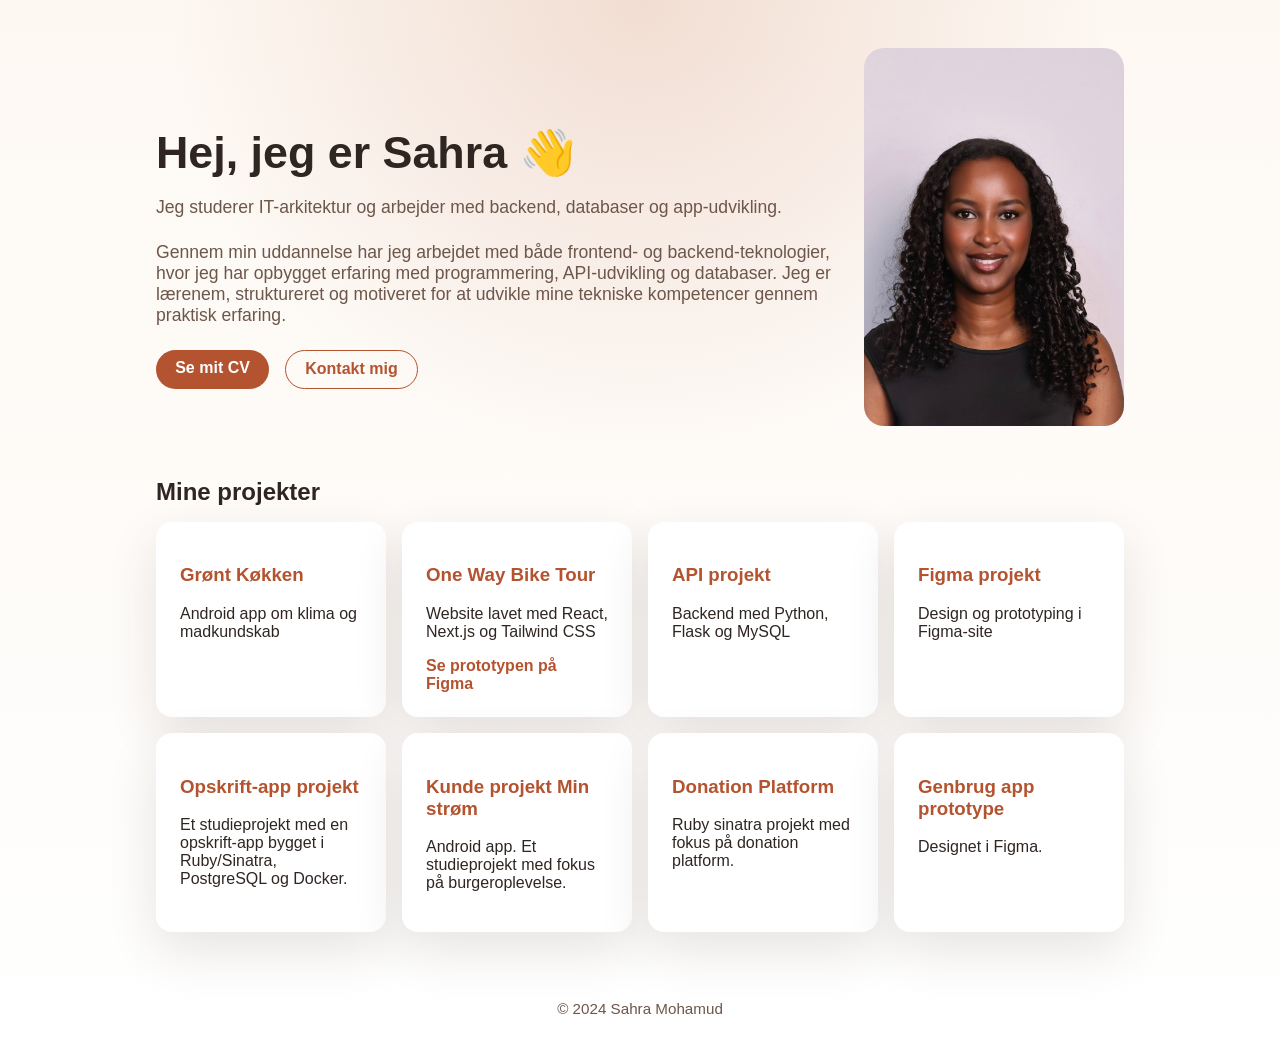
<file: index.html>
<!DOCTYPE html>
<html lang="da">
<head>
  <meta charset="UTF-8" />
  <meta name="viewport" content="width=device-width, initial-scale=1.0" />
  <title>Sahra Mohamud | Portefølje</title>
  <link rel="stylesheet" href="style.css" />
</head>
<body>
 

  <main>

  <!-- HERO -->
  <section class="hero">
    <div class="hero-text">
      <h1>Hej, jeg er Sahra 👋</h1>
      <p>
        Jeg studerer IT-arkitektur og arbejder med backend, databaser
        og app-udvikling.
      </p>

      <p>
       Gennem min uddannelse har jeg arbejdet med
både frontend- og backend-teknologier, hvor jeg har opbygget erfaring
med programmering, API-udvikling og databaser. Jeg er lærenem,
struktureret og motiveret for at udvikle mine tekniske kompetencer
gennem praktisk erfaring.

      </p>

      <div class="hero-buttons">
        <a href="cv.html" class="btn primary">Se mit CV</a>
        <a href="kontakt.html" class="btn secondary">Kontakt mig</a>
      </div>
    </div>

    <div class="hero-img">
      <img src="mig.jpg" alt="Profil billede">
    </div>
    </section>


  <!-- PROJEKTER -->
  <section class="projects">
  <h2>Mine projekter</h2>

  <div class="grid">

    <div class="project">
      <h3>
        <a href="https://github.com/Christian-Skovgaard/gronKokken" target="_blank">
          Grønt Køkken
        </a>
      </h3>
      <p>Android app om klima og madkundskab</p>
    </div>

    <div class="project">
      <h3>
        <a href="https://github.com/SahraAW/onewaybiketour.git" target="_blank">
          One Way Bike Tour
        </a>
      </h3>
      <p>Website lavet med React, Next.js og Tailwind CSS</p>

      <a href="https://www.figma.com/design/mg5mOstffd8MHa2hspq5JN/Team-10?node-id=227-28&t=JP3CVZrEBJipaLlZ-1" target="_blank">Se prototypen på Figma</a>
    </div>

    <div class="project">
      <h3>
        <a href="https://github.com/bananpalme/bil-abonnement-eksam" target="_blank">
          API projekt
        </a>
      </h3>
      <p>Backend med Python, Flask og MySQL</p>
    </div>

    <div class="project">
      <h3>
        <a href="https://www.figma.com/site/qvzUd0wH8oq0ZbMYZ7dqFU/Team-7-%7C-sprint?node-id=0-1&t=SPgFCPqDJ8oBPg09-1" target="_blank">
          Figma projekt
        </a>
      </h3>
      <p>Design og prototyping i Figma-site</p>
    </div>

    <div class="project">
      <h3>
        <a href="https://github.com/Linus-nisse-segmentering/Agile-Linus.git" target="_blank">
          Opskrift-app projekt
        </a>
      </h3>
      <p>Et studieprojekt med en opskrift-app bygget i Ruby/Sinatra, PostgreSQL og Docker.</p>
    </div>
    <div class="project">
      <h3>
        <a href="https://github.com/bananpalme/teamb-app-prototype.git" target="_blank">
          Kunde projekt Min strøm 
        </a>
      </h3>
      <p>Android app. Et studieprojekt med fokus på burgeroplevelse.</p>
    </div>
    <div class="project">
      <h3>
        <a href="https://github.com/nixhajete09/DonationPlatform.git" target="_blank">
          Donation Platform
        </a>
      </h3>
      <p>Ruby sinatra projekt med fokus på donation platform.</p>
    </div>
     <div class="project">
      <h3>
        <a href="https://www.figma.com/design/6XKKFBqlmZDq0fyRTMltkD/Prototype?node-id=0-1&t=a9snb6SSerslCWxj-1" target="_blank">
         Genbrug app prototype 
        </a>
      </h3>
      <p>Designet i Figma.</p>
    </div>
  </div>
</section>
</main>
  <footer>
    <p>© 2024 Sahra Mohamud</p>
  </footer>

  <script src="script.js"></script>
</body>
</html>
</file>
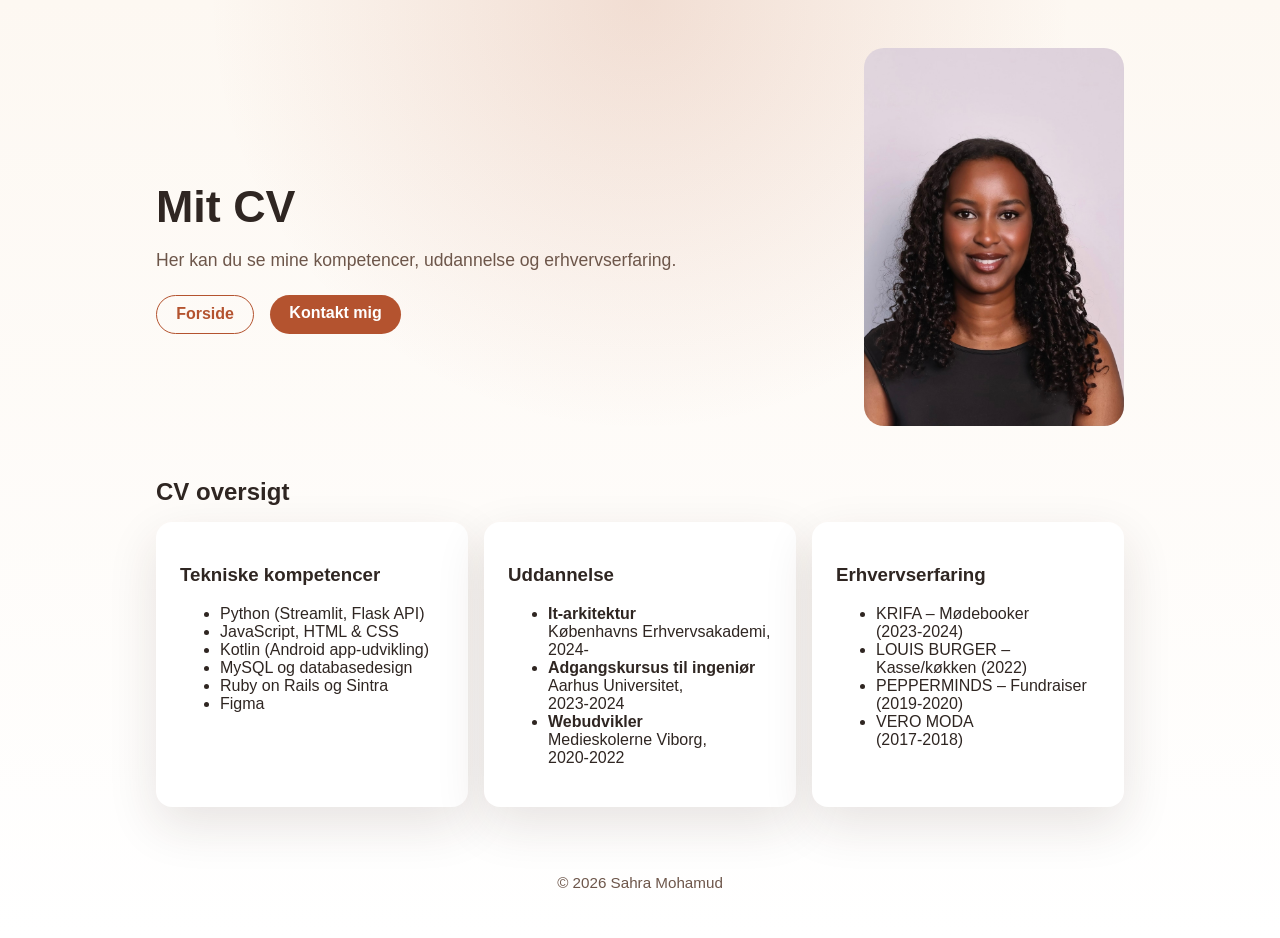
<file: cv.html>
<!DOCTYPE html>
<html lang="da">
<head>
  <meta charset="UTF-8" />
  <meta name="viewport" content="width=device-width, initial-scale=1.0" />
  <title>Sahra Mohamud | Mit CV</title>
  <link rel="stylesheet" href="style.css" />
</head>
<body>
 

  <main>
    <section class="hero">
      <div class="hero-text">
        <h1>Mit CV</h1>
        <p>
          Her kan du se mine kompetencer, uddannelse og erhvervserfaring.
        </p>
        <div class="hero-buttons">
          <a href="index.html" class="btn secondary">Forside</a>
          <a href="kontakt.html" class="btn primary">Kontakt mig</a>
        </div>
      </div>

      <div class="hero-img">
        <img src="mig.jpg" alt="Profil billede">
      </div>
    </section>

    <section class="projects">
      <h2>CV oversigt</h2>
      <div class="grid">
        <div class="project">
          <h3>Tekniske kompetencer</h3>
           <ul>
      <li>Python (Streamlit, Flask API)</li>
      <li>JavaScript, HTML & CSS</li>
      <li>Kotlin (Android app-udvikling)</li>
      <li>MySQL og databasedesign</li>
      <li>Ruby on Rails og Sintra</li>
      <li>Figma <a href="https://www.figma.com/board/TcCEx357wuYCienY8527Xz/Bilabonemment?node-id=0-1&t=QdWO0qVPlkBP2gin-1"></a></li>

    </ul>
        </div>
        <div class="project">
          <h3>Uddannelse</h3>
         <ul>
      <li><strong>It-arkitektur</strong> <br>  Københavns Erhvervsakademi, <br> 2024‑</li>
      <li><strong>Adgangskursus til ingeniør</strong> <br>  Aarhus Universitet, <br> 2023‑2024</li>
      <li><strong>Webudvikler</strong> <br>  Medieskolerne Viborg, <br> 2020‑2022</li>
    </ul>
        </div>
        <div class="project">
          <h3>Erhvervserfaring</h3>
          <ul>
            <li>KRIFA – Mødebooker (2023‑2024)</li>
            <li>LOUIS BURGER – Kasse/køkken (2022)</li>
            <li>PEPPERMINDS – Fundraiser (2019‑2020)</li>
            <li>VERO MODA <br> (2017‑2018)</li>
          </ul>
        </div>
      </div>
    </section>
  </main>

  <footer>
    <p>© 2026 Sahra Mohamud</p>
  </footer>

  <script src="script.js"></script>
</body>
</html>
</file>
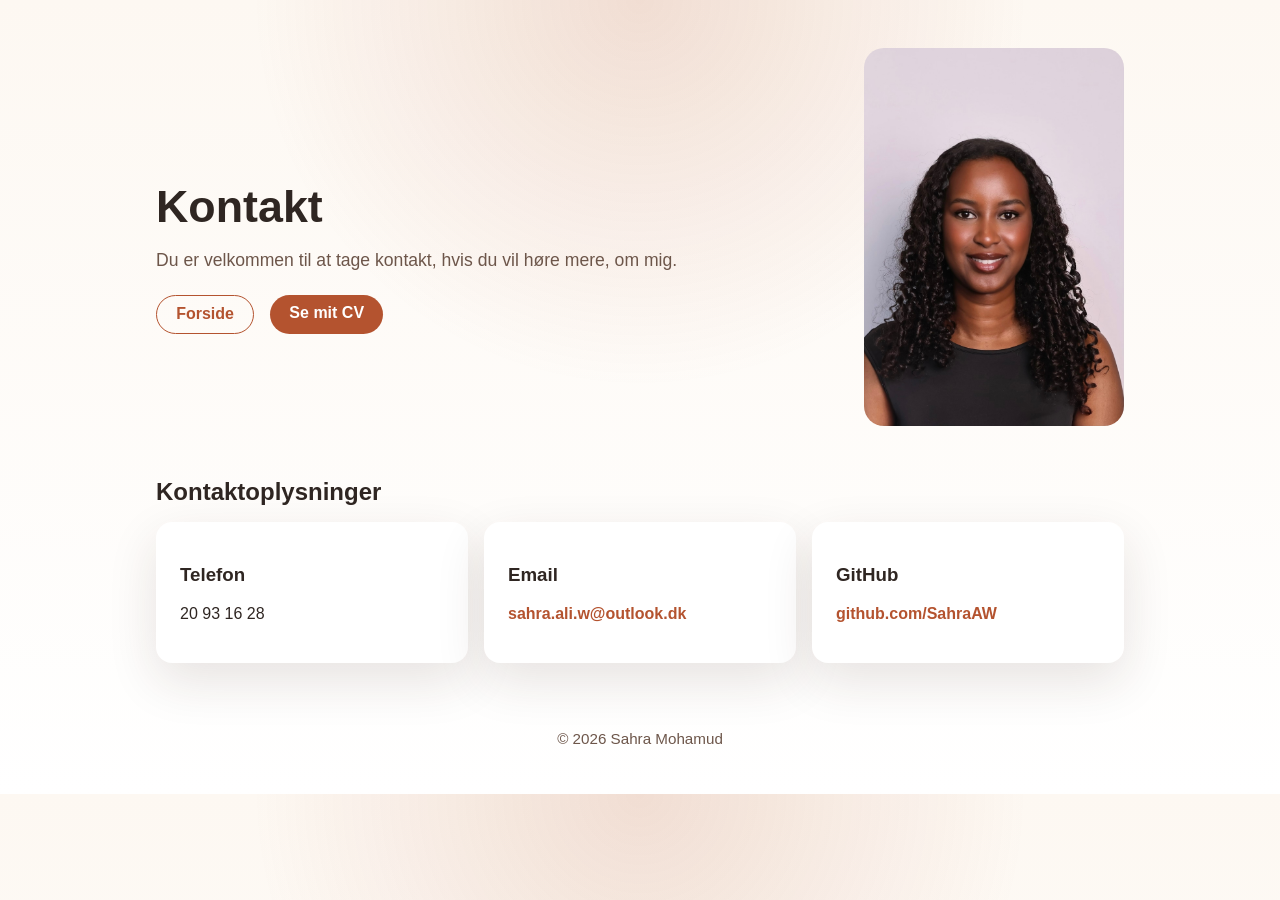
<file: kontakt.html>
<!DOCTYPE html>
<html lang="da">
<head>
  <meta charset="UTF-8" />
  <meta name="viewport" content="width=device-width, initial-scale=1.0" />
  <title>Sahra Mohamud | Kontakt</title>
  <link rel="stylesheet" href="style.css" />
</head>
<body>
  

  <main>
    <section class="hero">
      <div class="hero-text">
        <h1>Kontakt</h1>
        <p>Du er velkommen til at tage kontakt, hvis du vil høre mere, om mig.</p>
        <div class="hero-buttons">
          <a href="index.html" class="btn secondary">Forside</a>
          <a href="cv.html" class="btn primary">Se mit CV</a>
        </div>
      </div>

      <div class="hero-img">
        <img src="mig.jpg" alt="Profil billede">
      </div>
    </section>

    <section class="projects">
      <h2>Kontaktoplysninger</h2>
      <div class="grid">
        <div class="project">
          <h3>Telefon</h3>
          <p>20 93 16 28</p>
        </div>
        <div class="project">
          <h3>Email</h3>
          <p><a href="mailto:sahra.ali.w@outlook.dk">sahra.ali.w@outlook.dk</a></p>
        </div>
        <div class="project">
          <h3>GitHub</h3>
          <p><a href="https://github.com/SahraAW" target="_blank" rel="noopener noreferrer">github.com/SahraAW</a></p>
        </div>
      </div>
    </section>
  </main>

  <footer>
    <p>© 2026 Sahra Mohamud</p>
  </footer>

  <script src="script.js"></script>
</body>
</html>
</file>
<file: style.css>
:root {
  --bg: #ffffff;
  --surface: rgba(255, 255, 255, 0.82);
  --surface-border: rgba(86, 63, 50, 0.12);
  --text: #2f2622;
  --muted: #6d564a;
  --accent: #b4532f;
  --accent-strong: #8a3a22;
  --shadow: 0 18px 50px rgba(56, 33, 24, 0.12);
}

* {
  box-sizing: border-box;
}

body {
  margin: 0;
  font-family: "Segoe UI", sans-serif;
  color: var(--text);
  background:
    radial-gradient(circle at top, rgba(180, 83, 47, 0.16), transparent 38%),
    linear-gradient(180deg, #fdf8f2 0%, var(--bg) 100%);
}

header {
  padding: 4rem 1rem 2rem;
  text-align: center;
  color: white;
}

.profile {
  max-width: 760px;
  margin: 0 auto;
  padding: 2.5rem 1.5rem;
  border-radius: 28px;
  background: linear-gradient(135deg, var(--accent) 0%, var(--accent-strong) 100%);
  box-shadow: var(--shadow);
}

.profile h1 {
  margin: 0;
  font-size: clamp(2.2rem, 5vw, 3.6rem);
  letter-spacing: 0.02em;
}

.profile p {
  margin: 0.75rem 0 0;
  font-size: 1.05rem;
  color: rgba(255, 255, 255, 0.9);
}

.page-shell {
  width: min(920px, calc(100% - 2rem));
  margin: 0 auto 3rem;
  display: grid;
  gap: 1.25rem;
}

.card {
  padding: 1.5rem 1.5rem 1.25rem;
  background: var(--surface);
  border: 1px solid var(--surface-border);
  border-radius: 22px;
  box-shadow: var(--shadow);
  backdrop-filter: blur(10px);
}

.card h2 {
  margin: 0 0 0.9rem;
  color: var(--accent-strong);
  font-size: 1.25rem;
  letter-spacing: 0.02em;
}

.card p,
.card li {
  color: var(--muted);
  line-height: 1.7;
}

.card ul {
  margin: 0;
  padding-left: 1.2rem;
}

.card li + li {
  margin-top: 0.55rem;
}

.contact-card p {
  margin: 0.4rem 0;
}

.menu-card {
  grid-column: 1 / -1;
}

.menu-links {
  display: flex;
  flex-wrap: wrap;
  gap: 0.6rem;
}

.menu-link {
  padding: 0.5rem 0.9rem;
  border: 1px solid var(--surface-border);
  border-radius: 999px;
  background: rgba(255, 255, 255, 0.7);
  transition: background 0.2s ease, color 0.2s ease, border-color 0.2s ease;
}

.menu-link:hover {
  background: rgba(180, 83, 47, 0.12);
  border-color: rgba(180, 83, 47, 0.28);
}

.menu-link.current {
  background: var(--accent);
  border-color: var(--accent);
  color: #fff;
}

.menu-link.current:hover {
  color: #fff;
  text-decoration: none;
}

a {
  color: var(--accent);
  text-decoration: none;
  font-weight: 600;
}

a:hover {
  color: var(--accent-strong);
  text-decoration: underline;
}

footer {
  padding: 1.25rem 1rem 2rem;
  text-align: center;
  color: var(--muted);
  font-size: 0.95rem;
}

@media (min-width: 768px) {
  .page-shell {
    grid-template-columns: repeat(2, minmax(0, 1fr));
  }

  #about,
  #contact {
    grid-column: 1 / -1;
  }
}

@media (max-width: 640px) {
  header {
    padding-top: 2rem;
  }

  .profile {
    padding: 2rem 1.1rem;
    border-radius: 22px;
  }

  .card {
    padding: 1.25rem 1.1rem;
    border-radius: 18px;
  }
}

/* HERO */
.hero {
  display: flex;
  align-items: center;
  justify-content: space-between;
  max-width: 1000px;
  margin: 3rem auto;
  gap: 2rem;
  padding: 0 1rem;
}

.hero-text h1 {
  font-size: 2.8rem;
  margin-bottom: 1rem;
}

.hero-text p {
  color: var(--muted);
  font-size: 1.1rem;
  margin-bottom: 1.5rem;
}

.hero-buttons {
  display: flex;
  gap: 1rem;
}

.btn {
  padding: 0.6rem 1.2rem;
  border-radius: 999px;
  font-weight: 600;
}

.primary {
  background: var(--accent);
  color: white;
}

.secondary {
  border: 1px solid var(--accent);
  color: var(--accent);
}

.hero-img img {
  width: 260px;
  border-radius: 20px;
}

/* PROJECTS */
.projects {
  max-width: 1000px;
  margin: 2rem auto;
  padding: 0 1rem;
}

.projects h2 {
  margin-bottom: 1rem;
}

.grid {
  display: grid;
  grid-template-columns: repeat(auto-fit, minmax(220px, 1fr));
  gap: 1rem;
}

.project {
  padding: 1.5rem;
  border-radius: 16px;
  background: white;
  box-shadow: var(--shadow);
  transition: 0.2s;
}

.project:hover {
  transform: translateY(-5px);
}
@media (max-width: 768px) {
  .hero {
    flex-direction: column;
    text-align: center;
  }

  .hero-image img {
    width: 200px;
  }
}
</file>
